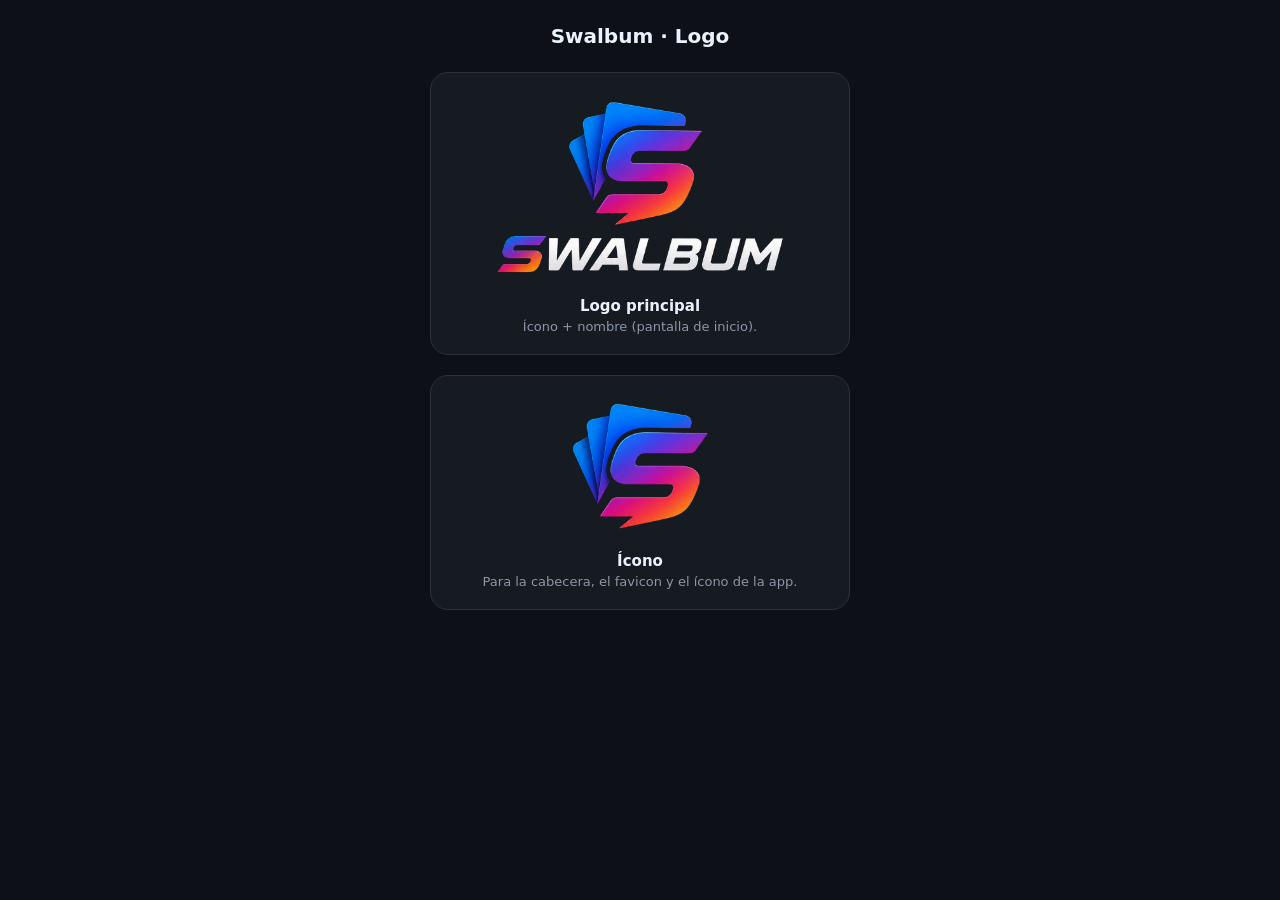
<file: logos.html>
<!DOCTYPE html>
<html lang="es">
<head>
  <meta charset="UTF-8" />
  <meta name="viewport" content="width=device-width, initial-scale=1.0" />
  <title>Swalbum · Logo</title>
  <style>
    body{margin:0;font-family:system-ui,Arial,sans-serif;background:#0d1117;color:#eaf1ff;padding:24px 16px;}
    h1{font-size:20px;text-align:center;margin:0 0 24px;}
    .grid{display:flex;flex-direction:column;gap:20px;max-width:420px;margin:0 auto;}
    .card{background:#161b22;border:1px solid #2a313c;border-radius:18px;padding:20px;text-align:center;}
    .card.mark img{width:150px;}
    .card.lock img{width:80%;}
    .card img{height:auto;}
    .tag{font-size:15px;font-weight:700;margin-top:12px;}
    .desc{font-size:13px;color:#8b97a7;margin-top:4px;}
  </style>
</head>
<body>
  <h1>Swalbum · Logo</h1>
  <div class="grid">
    <div class="card lock">
      <img src="assets/logo/swalbum-lockup.png" alt="Logo Swalbum" />
      <div class="tag">Logo principal</div>
      <div class="desc">Ícono + nombre (pantalla de inicio).</div>
    </div>
    <div class="card mark">
      <img src="assets/logo/swalbum-mark.png" alt="Ícono Swalbum" />
      <div class="tag">Ícono</div>
      <div class="desc">Para la cabecera, el favicon y el ícono de la app.</div>
    </div>
  </div>
</body>
</html>
</file>
